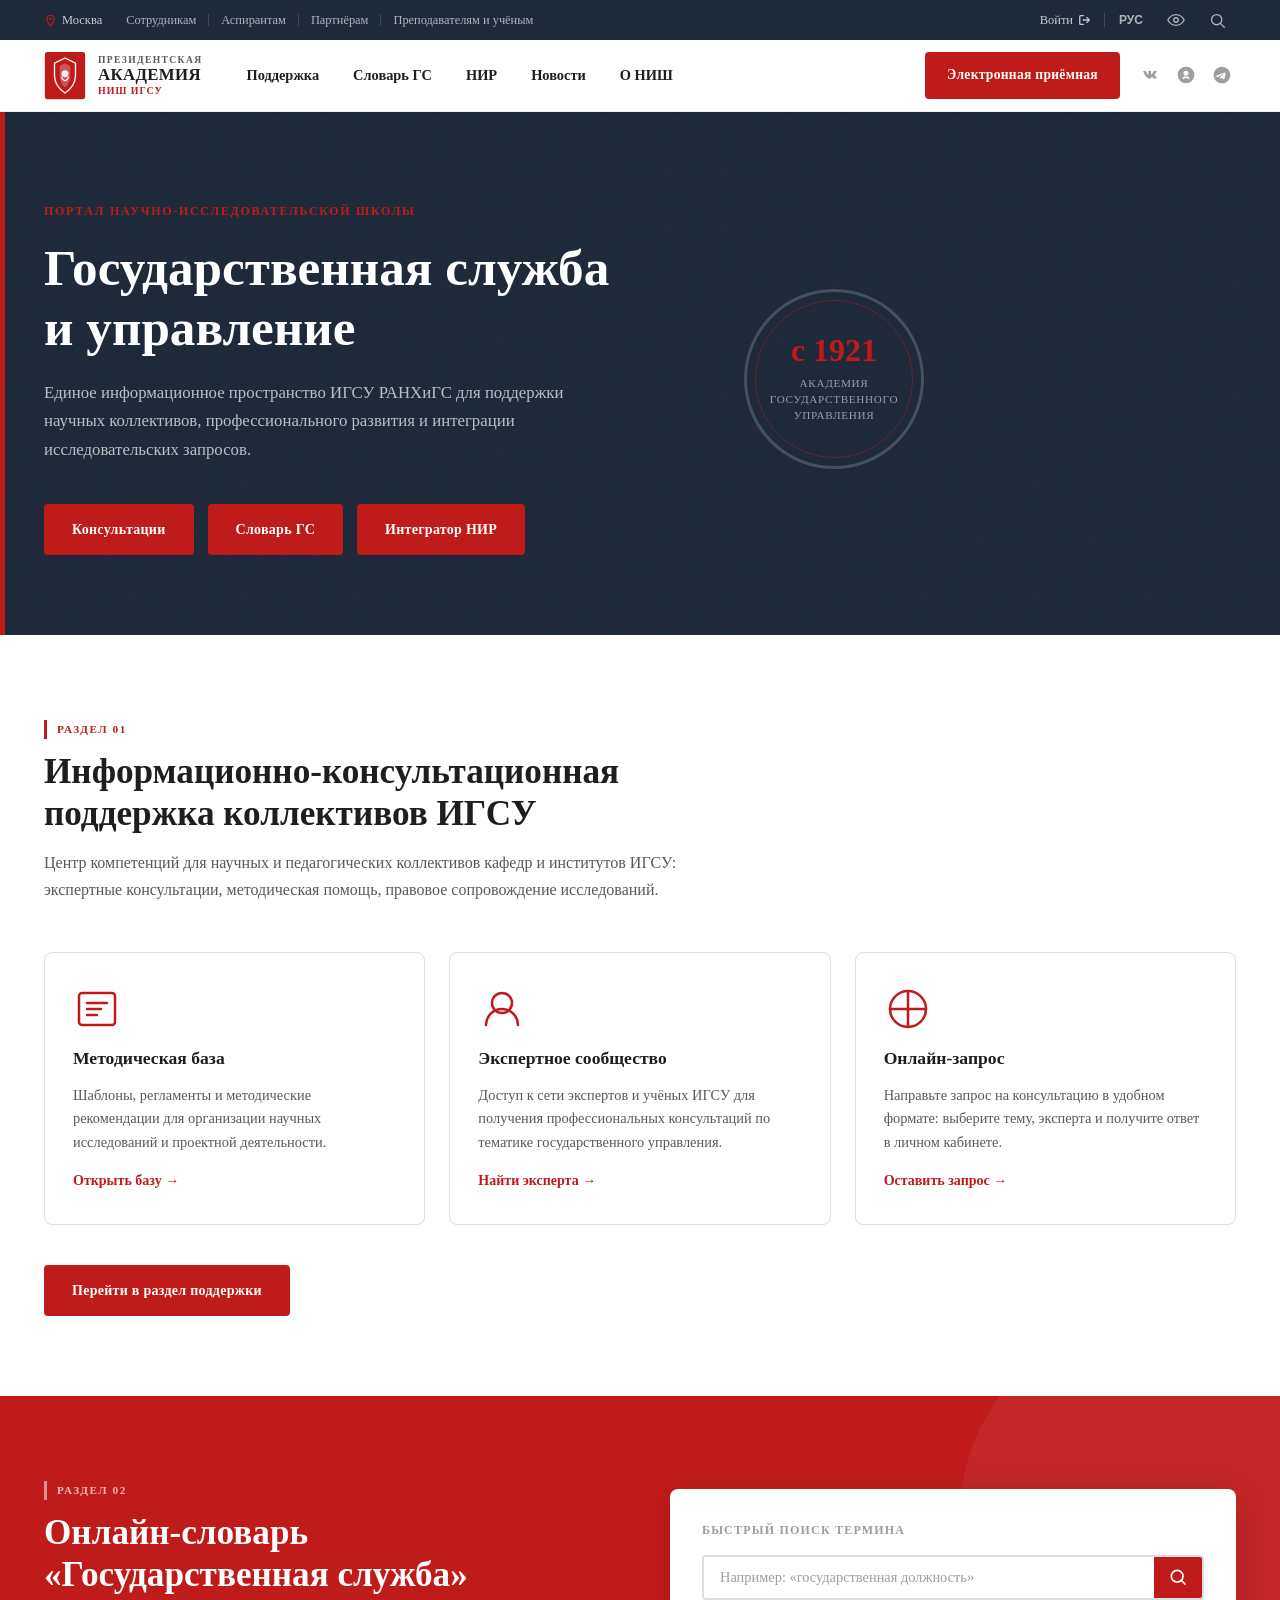
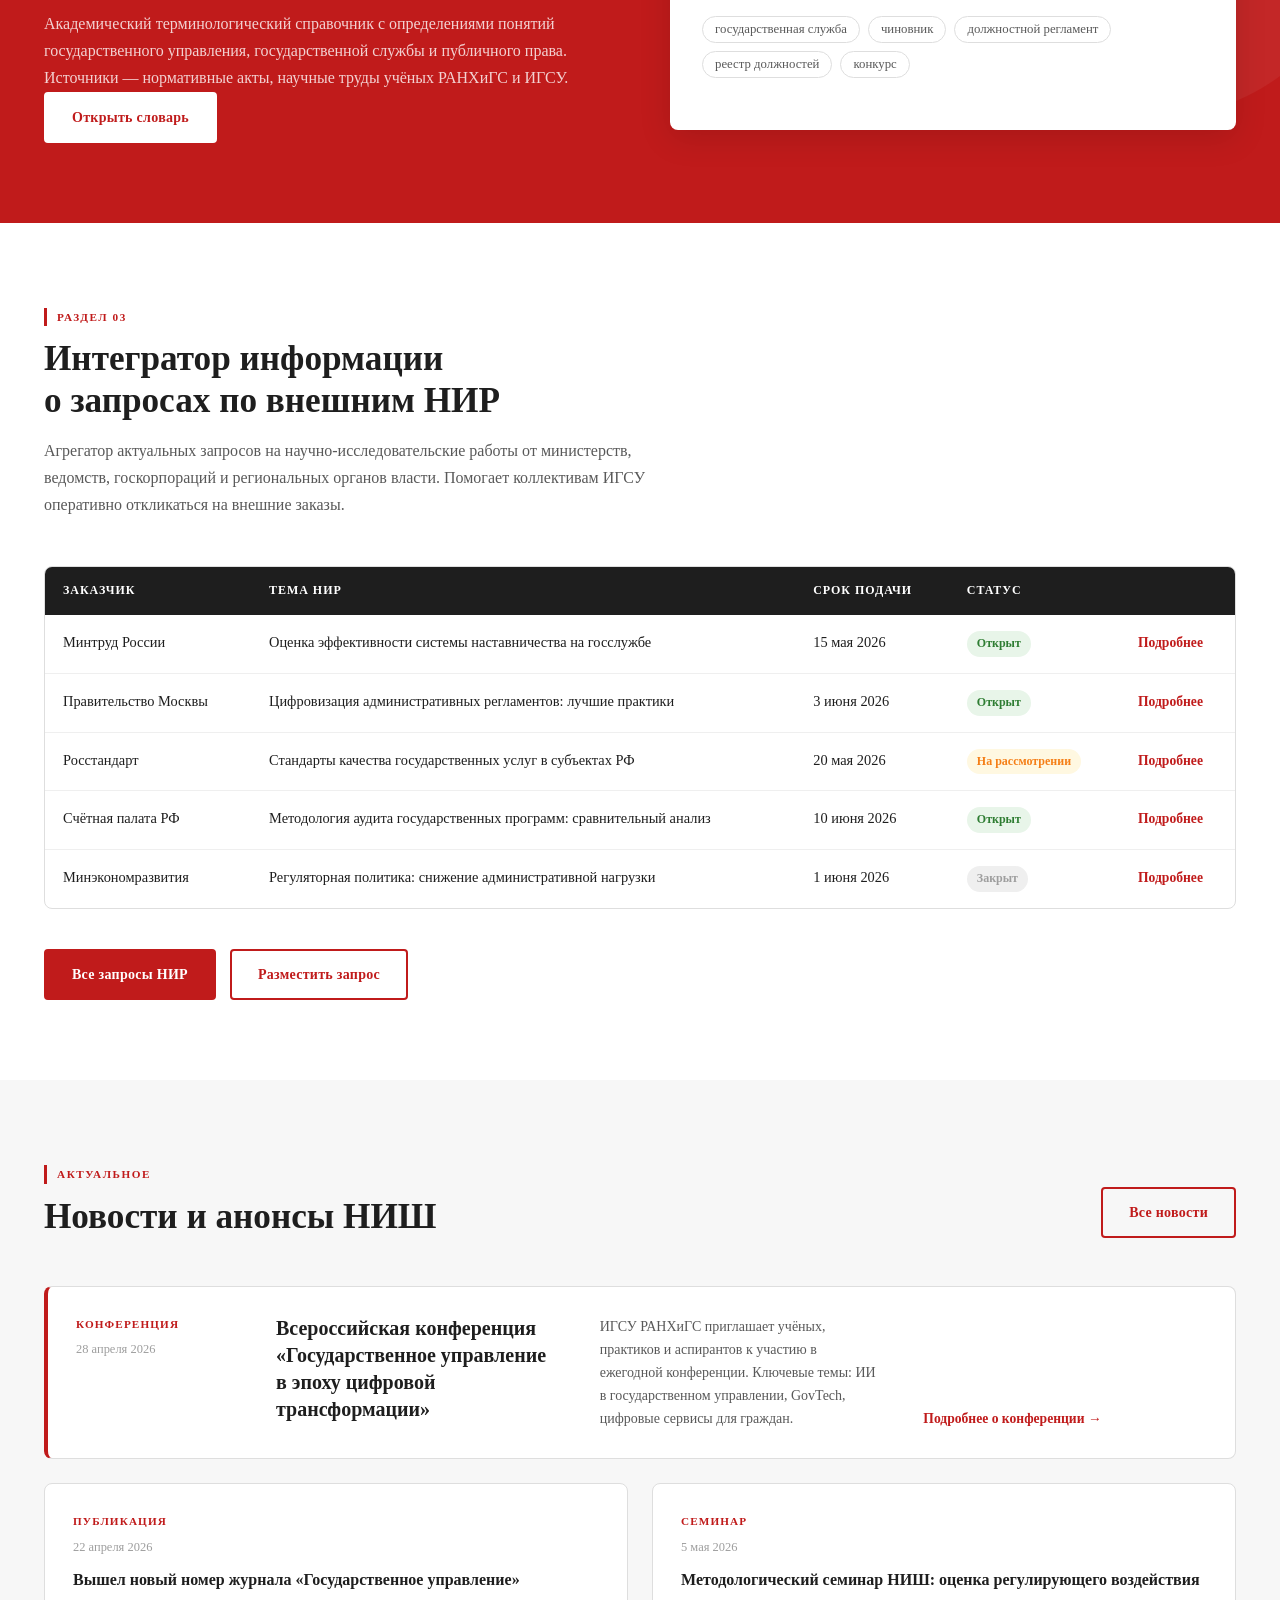
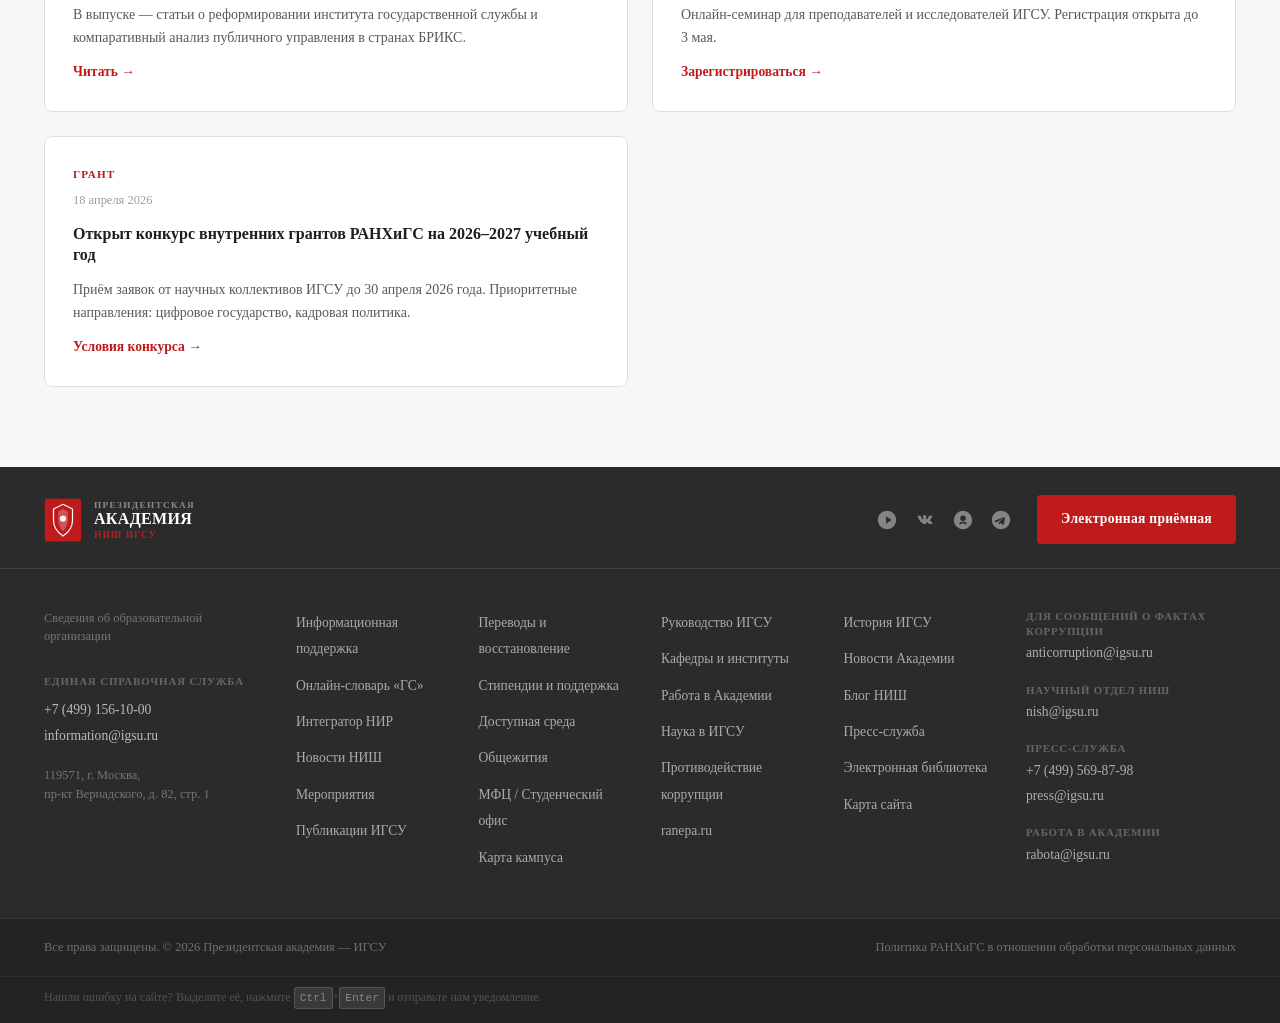
<file: index.html>
<!DOCTYPE html>
<html lang="ru">
<head>
  <meta charset="UTF-8" />
  <meta name="viewport" content="width=device-width, initial-scale=1.0" />
  <title>НИШ ИГСУ — Научно-исследовательская школа государственной службы и управления</title>
  <link rel="stylesheet" href="styles.css" />
</head>
<body>

  <!-- ===== ШАПКА ===== -->
  <header class="header" id="top">

    <!-- Верхняя тёмная панель -->
    <div class="topbar">
      <div class="container topbar__inner">

        <!-- Левая часть: геолокация + аудитории -->
        <div class="topbar__left">
          <span class="topbar__location">
            <!-- Иконка геопина -->
            <svg class="topbar__geo-icon" viewBox="0 0 16 16" fill="none" aria-hidden="true">
              <path d="M8 1.5A4.5 4.5 0 0 1 12.5 6c0 3-4.5 8.5-4.5 8.5S3.5 9 3.5 6A4.5 4.5 0 0 1 8 1.5Z" stroke="currentColor" stroke-width="1.4"/>
              <circle cx="8" cy="6" r="1.5" fill="currentColor"/>
            </svg>
            Москва
          </span>
          <nav class="topbar__audience" aria-label="Навигация по аудиториям">
            <a href="#" class="topbar__link">Сотрудникам</a>
            <a href="#" class="topbar__link">Аспирантам</a>
            <a href="#" class="topbar__link">Партнёрам</a>
            <a href="#" class="topbar__link">Преподавателям и учёным</a>
          </nav>
        </div>

        <!-- Правая часть: войти, язык, спецвозможности, поиск -->
        <div class="topbar__right">
          <a href="#" class="topbar__link topbar__login">
            Войти
            <!-- Иконка стрелки входа -->
            <svg viewBox="0 0 16 16" fill="none" aria-hidden="true" width="14" height="14">
              <path d="M6 3H3a1 1 0 0 0-1 1v8a1 1 0 0 0 1 1h3M10 11l3-3-3-3M13 8H6" stroke="currentColor" stroke-width="1.5" stroke-linecap="round" stroke-linejoin="round"/>
            </svg>
          </a>
          <button class="topbar__icon-btn" aria-label="Язык: русский">РУС</button>
          <button class="topbar__icon-btn" aria-label="Версия для слабовидящих">
            <svg viewBox="0 0 20 20" fill="none" aria-hidden="true" width="18" height="18">
              <path d="M1 10S4 4 10 4s9 6 9 6-3 6-9 6-9-6-9-6Z" stroke="currentColor" stroke-width="1.5"/>
              <circle cx="10" cy="10" r="2.5" stroke="currentColor" stroke-width="1.5"/>
            </svg>
          </button>
          <button class="topbar__icon-btn" aria-label="Поиск по сайту">
            <svg viewBox="0 0 20 20" fill="none" aria-hidden="true" width="17" height="17">
              <circle cx="9" cy="9" r="6" stroke="currentColor" stroke-width="1.5"/>
              <path d="m14 14 4 4" stroke="currentColor" stroke-width="1.5" stroke-linecap="round"/>
            </svg>
          </button>
        </div>
      </div>
    </div>

    <!-- Основная белая панель -->
    <div class="mainbar">
      <div class="container mainbar__inner">

        <!-- Логотип -->
        <a href="#top" class="mainbar__logo" aria-label="НИШ ИГСУ — на главную">
          <!-- Герб (SVG-эмблема) -->
          <div class="mainbar__emblem" aria-hidden="true">
            <svg viewBox="0 0 48 56" fill="none" xmlns="http://www.w3.org/2000/svg">
              <rect x="1" y="1" width="46" height="54" rx="3" fill="#C01B1B"/>
              <path d="M24 8 L36 14 L36 28 Q36 40 24 48 Q12 40 12 28 L12 14 Z" fill="none" stroke="white" stroke-width="1.5"/>
              <path d="M24 14 L30 17 L30 28 Q30 36 24 42 Q18 36 18 28 L18 17 Z" fill="rgba(255,255,255,0.25)"/>
              <circle cx="24" cy="26" r="4" fill="white" opacity="0.9"/>
              <path d="M20 30 Q24 38 28 30" stroke="white" stroke-width="1.3" fill="none" stroke-linecap="round"/>
            </svg>
          </div>
          <div class="mainbar__logo-text">
            <span class="mainbar__logo-top">ПРЕЗИДЕНТСКАЯ</span>
            <span class="mainbar__logo-bottom">АКАДЕМИЯ</span>
            <span class="mainbar__logo-sub">НИШ ИГСУ</span>
          </div>
        </a>

        <!-- Основная навигация (десктоп) -->
        <nav class="mainbar__nav" id="main-nav" aria-label="Главное меню">
          <ul class="mainbar__nav-list">
            <li><a href="#support" class="mainbar__nav-link">Поддержка</a></li>
            <li><a href="#dictionary" class="mainbar__nav-link">Словарь ГС</a></li>
            <li><a href="#nir" class="mainbar__nav-link">НИР</a></li>
            <li><a href="#news" class="mainbar__nav-link">Новости</a></li>
            <li><a href="#contacts" class="mainbar__nav-link">О НИШ</a></li>
          </ul>
        </nav>

        <!-- Правая часть: кнопка + соцсети -->
        <div class="mainbar__right">
          <a href="#" class="btn btn--primary mainbar__cta">Электронная приёмная</a>

          <!-- Соцсети -->
          <div class="mainbar__social" aria-label="Социальные сети">
            <!-- ВКонтакте -->
            <a href="#" class="mainbar__social-link" aria-label="ВКонтакте">
              <svg viewBox="0 0 24 24" fill="currentColor" aria-hidden="true">
                <path d="M12.785 16.241s.288-.032.436-.194c.136-.148.132-.427.132-.427s-.02-1.304.586-1.496c.598-.19 1.365 1.26 2.179 1.818.615.422 1.082.33 1.082.33l2.172-.03s1.135-.071.597-1.05c-.044-.076-.314-.67-1.617-1.895-1.365-1.282-1.182-1.074.462-3.292.999-1.345 1.398-2.168 1.273-2.518-.12-.332-.864-.244-.864-.244l-2.443.015s-.181-.025-.315.056c-.132.08-.217.267-.217.267s-.387 1.068-.903 1.977c-1.088 1.878-1.524 1.978-1.702 1.861-.414-.271-.311-1.089-.311-1.67 0-1.815.272-2.572-.531-2.762-.267-.065-.463-.108-1.146-.115-.875-.009-1.616.003-2.035.212-.279.138-.494.447-.363.464.162.022.529.101.723.372.25.348.241 1.129.241 1.129s.144 2.137-.335 2.402c-.328.18-.778-.187-1.745-1.865-.496-.875-.871-1.843-.871-1.843s-.072-.181-.202-.278c-.157-.117-.376-.154-.376-.154l-2.322.015s-.348.01-.476.164c-.114.137-.009.42-.009.42s1.818 4.371 3.878 6.574c1.888 2.02 4.032 1.887 4.032 1.887h.972Z"/>
              </svg>
            </a>
            <!-- Одноклассники -->
            <a href="#" class="mainbar__social-link" aria-label="Одноклассники">
              <svg viewBox="0 0 24 24" fill="currentColor" aria-hidden="true">
                <path d="M12 2a10 10 0 1 0 0 20A10 10 0 0 0 12 2Zm0 5a3 3 0 1 1 0 6 3 3 0 0 1 0-6Zm-4 8.5c.5-1 1.9-1.8 3-2l1 1 1-1c1.1.2 2.5 1 3 2 .3.6-.1 1.3-.8 1.3-.5 0-.8-.3-1.2-.6a5 5 0 0 0-2-.7 5 5 0 0 0-2 .7c-.4.3-.7.6-1.2.6-.7 0-1.1-.7-.8-1.3Z"/>
              </svg>
            </a>
            <!-- Telegram -->
            <a href="#" class="mainbar__social-link" aria-label="Telegram">
              <svg viewBox="0 0 24 24" fill="currentColor" aria-hidden="true">
                <path d="M12 2C6.48 2 2 6.48 2 12s4.48 10 10 10 10-4.48 10-10S17.52 2 12 2Zm4.64 6.8-1.7 8.02c-.12.56-.46.7-.93.43l-2.57-1.9-1.24 1.2c-.14.14-.25.25-.51.25l.18-2.6 4.72-4.26c.2-.18-.04-.28-.32-.1L7.5 14.47l-2.52-.79c-.55-.17-.56-.55.11-.81l9.86-3.8c.46-.17.86.11.69.73Z"/>
              </svg>
            </a>
          </div>
        </div>

        <!-- Бургер-кнопка (мобильные) -->
        <button class="burger" id="burger-btn" aria-label="Открыть меню" aria-expanded="false" aria-controls="main-nav">
          <span class="burger__line"></span>
          <span class="burger__line"></span>
          <span class="burger__line"></span>
        </button>

      </div>
    </div>

  </header>


  <!-- ===== ГЕРОЙ-БЛОК ===== -->
  <section class="hero" aria-labelledby="hero-heading">
    <div class="hero__bg-pattern" aria-hidden="true"></div>
    <div class="container hero__inner">
      <div class="hero__content">
        <p class="hero__eyebrow">Портал научно-исследовательской школы</p>
        <h1 class="hero__heading" id="hero-heading">
          Государственная служба<br>и управление
        </h1>
        <p class="hero__desc">
          Единое информационное пространство ИГСУ РАНХиГС для поддержки научных
          коллективов, профессионального развития и интеграции исследовательских запросов.
        </p>
        <!-- Три кнопки к ключевым разделам -->
        <div class="hero__actions">
          <a href="#support" class="btn btn--primary">Консультации</a>
          <a href="#dictionary" class="btn btn--primary">Словарь ГС</a>
          <a href="#nir" class="btn btn--primary">Интегратор НИР</a>
        </div>
      </div>
      <div class="hero__visual" aria-hidden="true">
        <div class="hero__badge">
          <span class="hero__badge-year">с&nbsp;1921</span>
          <span class="hero__badge-label">Академия государственного управления</span>
        </div>
      </div>
    </div>
  </section>


  <!-- ===== РАЗДЕЛ 1: ИНФОРМАЦИОННО-КОНСУЛЬТАЦИОННАЯ ПОДДЕРЖКА ===== -->
  <section class="section section--light" id="support" aria-labelledby="support-heading">
    <div class="container">
      <div class="section__header">
        <span class="section__tag">Раздел 01</span>
        <h2 class="section__heading" id="support-heading">
          Информационно-консультационная<br>поддержка коллективов ИГСУ
        </h2>
        <p class="section__lead">
          Центр компетенций для научных и педагогических коллективов кафедр и
          институтов ИГСУ: экспертные консультации, методическая помощь, правовое
          сопровождение исследований.
        </p>
      </div>

      <!-- Три карточки возможностей -->
      <div class="cards">
        <article class="card">
          <div class="card__icon" aria-hidden="true">
            <svg viewBox="0 0 48 48" fill="none" xmlns="http://www.w3.org/2000/svg">
              <rect x="6" y="8" width="36" height="32" rx="3" stroke="currentColor" stroke-width="2.5"/>
              <path d="M14 18h20M14 24h14M14 30h10" stroke="currentColor" stroke-width="2.5" stroke-linecap="round"/>
            </svg>
          </div>
          <h3 class="card__title">Методическая база</h3>
          <p class="card__text">
            Шаблоны, регламенты и методические рекомендации для организации
            научных исследований и проектной деятельности.
          </p>
          <a href="#" class="card__link">Открыть базу →</a>
        </article>

        <article class="card">
          <div class="card__icon" aria-hidden="true">
            <svg viewBox="0 0 48 48" fill="none" xmlns="http://www.w3.org/2000/svg">
              <circle cx="24" cy="18" r="10" stroke="currentColor" stroke-width="2.5"/>
              <path d="M8 40c0-8.837 7.163-16 16-16s16 7.163 16 16" stroke="currentColor" stroke-width="2.5" stroke-linecap="round"/>
            </svg>
          </div>
          <h3 class="card__title">Экспертное сообщество</h3>
          <p class="card__text">
            Доступ к сети экспертов и учёных ИГСУ для получения профессиональных
            консультаций по тематике государственного управления.
          </p>
          <a href="#" class="card__link">Найти эксперта →</a>
        </article>

        <article class="card">
          <div class="card__icon" aria-hidden="true">
            <svg viewBox="0 0 48 48" fill="none" xmlns="http://www.w3.org/2000/svg">
              <path d="M24 6v36M6 24h36" stroke="currentColor" stroke-width="2.5" stroke-linecap="round"/>
              <circle cx="24" cy="24" r="18" stroke="currentColor" stroke-width="2.5"/>
            </svg>
          </div>
          <h3 class="card__title">Онлайн-запрос</h3>
          <p class="card__text">
            Направьте запрос на консультацию в удобном формате: выберите тему,
            эксперта и получите ответ в личном кабинете.
          </p>
          <a href="#" class="card__link">Оставить запрос →</a>
        </article>
      </div>

      <div class="section__cta">
        <a href="#" class="btn btn--primary">Перейти в раздел поддержки</a>
      </div>
    </div>
  </section>


  <!-- ===== РАЗДЕЛ 2: ОНЛАЙН-СЛОВАРЬ ===== -->
  <section class="section section--red" id="dictionary" aria-labelledby="dict-heading">
    <div class="container">
      <div class="dict-layout">
        <div class="dict-layout__info">
          <span class="section__tag section__tag--light">Раздел 02</span>
          <h2 class="section__heading section__heading--white" id="dict-heading">
            Онлайн-словарь<br>«Государственная служба»
          </h2>
          <p class="section__lead section__lead--white">
            Академический терминологический справочник с определениями понятий
            государственного управления, государственной службы и публичного права.
            Источники — нормативные акты, научные труды учёных РАНХиГС и ИГСУ.
          </p>
          <a href="#" class="btn btn--white">Открыть словарь</a>
        </div>

        <!-- Виджет быстрого поиска по словарю -->
        <div class="dict-layout__widget">
          <div class="dict-widget">
            <p class="dict-widget__label">Быстрый поиск термина</p>
            <div class="dict-widget__search">
              <input
                type="search"
                class="dict-widget__input"
                id="dict-search"
                placeholder="Например: «государственная должность»"
                aria-label="Поиск термина в словаре"
              />
              <button class="dict-widget__btn" id="dict-search-btn" aria-label="Найти">
                <svg viewBox="0 0 24 24" fill="none" xmlns="http://www.w3.org/2000/svg" aria-hidden="true">
                  <circle cx="11" cy="11" r="7" stroke="currentColor" stroke-width="2"/>
                  <path d="m16.5 16.5 4 4" stroke="currentColor" stroke-width="2" stroke-linecap="round"/>
                </svg>
              </button>
            </div>

            <!-- Быстрые термины (теги) -->
            <div class="dict-widget__tags" aria-label="Популярные термины">
              <button class="dict-tag" data-term="государственная служба">государственная служба</button>
              <button class="dict-tag" data-term="чиновник">чиновник</button>
              <button class="dict-tag" data-term="должностной регламент">должностной регламент</button>
              <button class="dict-tag" data-term="реестр должностей">реестр должностей</button>
              <button class="dict-tag" data-term="конкурс на госслужбу">конкурс</button>
            </div>

            <!-- Результат поиска (заглушка) -->
            <div class="dict-widget__result" id="dict-result" aria-live="polite"></div>
          </div>
        </div>
      </div>
    </div>
  </section>


  <!-- ===== РАЗДЕЛ 3: ИНТЕГРАТОР НИР ===== -->
  <section class="section section--light" id="nir" aria-labelledby="nir-heading">
    <div class="container">
      <div class="section__header">
        <span class="section__tag">Раздел 03</span>
        <h2 class="section__heading" id="nir-heading">
          Интегратор информации<br>о запросах по внешним НИР
        </h2>
        <p class="section__lead">
          Агрегатор актуальных запросов на научно-исследовательские работы от
          министерств, ведомств, госкорпораций и региональных органов власти.
          Помогает коллективам ИГСУ оперативно откликаться на внешние заказы.
        </p>
      </div>

      <!-- Таблица/список запросов (прототип) -->
      <div class="nir-table-wrap">
        <table class="nir-table" aria-label="Актуальные запросы по НИР">
          <thead>
            <tr>
              <th scope="col">Заказчик</th>
              <th scope="col">Тема НИР</th>
              <th scope="col">Срок подачи</th>
              <th scope="col">Статус</th>
              <th scope="col"></th>
            </tr>
          </thead>
          <tbody>
            <tr>
              <td data-label="Заказчик">Минтруд России</td>
              <td data-label="Тема НИР">Оценка эффективности системы наставничества на госслужбе</td>
              <td data-label="Срок">15 мая 2026</td>
              <td data-label="Статус"><span class="status status--open">Открыт</span></td>
              <td><a href="#" class="table-link">Подробнее</a></td>
            </tr>
            <tr>
              <td data-label="Заказчик">Правительство Москвы</td>
              <td data-label="Тема НИР">Цифровизация административных регламентов: лучшие практики</td>
              <td data-label="Срок">3 июня 2026</td>
              <td data-label="Статус"><span class="status status--open">Открыт</span></td>
              <td><a href="#" class="table-link">Подробнее</a></td>
            </tr>
            <tr>
              <td data-label="Заказчик">Росстандарт</td>
              <td data-label="Тема НИР">Стандарты качества государственных услуг в субъектах РФ</td>
              <td data-label="Срок">20 мая 2026</td>
              <td data-label="Статус"><span class="status status--review">На рассмотрении</span></td>
              <td><a href="#" class="table-link">Подробнее</a></td>
            </tr>
            <tr>
              <td data-label="Заказчик">Счётная палата РФ</td>
              <td data-label="Тема НИР">Методология аудита государственных программ: сравнительный анализ</td>
              <td data-label="Срок">10 июня 2026</td>
              <td data-label="Статус"><span class="status status--open">Открыт</span></td>
              <td><a href="#" class="table-link">Подробнее</a></td>
            </tr>
            <tr>
              <td data-label="Заказчик">Минэкономразвития</td>
              <td data-label="Тема НИР">Регуляторная политика: снижение административной нагрузки</td>
              <td data-label="Срок">1 июня 2026</td>
              <td data-label="Статус"><span class="status status--closed">Закрыт</span></td>
              <td><a href="#" class="table-link">Подробнее</a></td>
            </tr>
          </tbody>
        </table>
      </div>

      <div class="section__cta">
        <a href="#" class="btn btn--primary">Все запросы НИР</a>
        <a href="#" class="btn btn--outline">Разместить запрос</a>
      </div>
    </div>
  </section>


  <!-- ===== БЛОК НОВОСТЕЙ И АНОНСОВ ===== -->
  <section class="section section--grey" id="news" aria-labelledby="news-heading">
    <div class="container">
      <div class="section__header section__header--row">
        <div>
          <span class="section__tag">Актуальное</span>
          <h2 class="section__heading" id="news-heading">Новости и анонсы НИШ</h2>
        </div>
        <a href="#" class="btn btn--outline">Все новости</a>
      </div>

      <div class="news-grid">

        <!-- Главная новость (большая карточка) -->
        <article class="news-card news-card--featured">
          <div class="news-card__meta">
            <span class="news-card__cat">Конференция</span>
            <time class="news-card__date" datetime="2026-04-28">28 апреля 2026</time>
          </div>
          <h3 class="news-card__title">
            Всероссийская конференция «Государственное управление в эпоху цифровой трансформации»
          </h3>
          <p class="news-card__excerpt">
            ИГСУ РАНХиГС приглашает учёных, практиков и аспирантов к участию в
            ежегодной конференции. Ключевые темы: ИИ в государственном управлении,
            GovTech, цифровые сервисы для граждан.
          </p>
          <a href="#" class="news-card__link">Подробнее о конференции →</a>
        </article>

        <!-- Обычные новостные карточки -->
        <article class="news-card">
          <div class="news-card__meta">
            <span class="news-card__cat">Публикация</span>
            <time class="news-card__date" datetime="2026-04-22">22 апреля 2026</time>
          </div>
          <h3 class="news-card__title">
            Вышел новый номер журнала «Государственное управление»
          </h3>
          <p class="news-card__excerpt">
            В выпуске — статьи о реформировании института государственной службы и
            компаративный анализ публичного управления в странах БРИКС.
          </p>
          <a href="#" class="news-card__link">Читать →</a>
        </article>

        <article class="news-card">
          <div class="news-card__meta">
            <span class="news-card__cat">Семинар</span>
            <time class="news-card__date" datetime="2026-05-05">5 мая 2026</time>
          </div>
          <h3 class="news-card__title">
            Методологический семинар НИШ: оценка регулирующего воздействия
          </h3>
          <p class="news-card__excerpt">
            Онлайн-семинар для преподавателей и исследователей ИГСУ. Регистрация
            открыта до 3 мая.
          </p>
          <a href="#" class="news-card__link">Зарегистрироваться →</a>
        </article>

        <article class="news-card">
          <div class="news-card__meta">
            <span class="news-card__cat">Грант</span>
            <time class="news-card__date" datetime="2026-04-18">18 апреля 2026</time>
          </div>
          <h3 class="news-card__title">
            Открыт конкурс внутренних грантов РАНХиГС на 2026–2027 учебный год
          </h3>
          <p class="news-card__excerpt">
            Приём заявок от научных коллективов ИГСУ до 30 апреля 2026 года.
            Приоритетные направления: цифровое государство, кадровая политика.
          </p>
          <a href="#" class="news-card__link">Условия конкурса →</a>
        </article>

      </div>
    </div>
  </section>


  <!-- ===== ФУТЕР ===== -->
  <footer class="footer" id="contacts">

    <!-- Верхняя строка: лого + соцсети + кнопка -->
    <div class="footer__topbar">
      <div class="container footer__topbar-inner">

        <!-- Лого -->
        <a href="#top" class="footer__logo" aria-label="НИШ ИГСУ — на главную">
          <div class="footer__emblem" aria-hidden="true">
            <svg viewBox="0 0 48 56" fill="none" xmlns="http://www.w3.org/2000/svg">
              <rect x="1" y="1" width="46" height="54" rx="3" fill="#C01B1B"/>
              <path d="M24 8 L36 14 L36 28 Q36 40 24 48 Q12 40 12 28 L12 14 Z" fill="none" stroke="white" stroke-width="1.5"/>
              <path d="M24 14 L30 17 L30 28 Q30 36 24 42 Q18 36 18 28 L18 17 Z" fill="rgba(255,255,255,0.25)"/>
              <circle cx="24" cy="26" r="4" fill="white" opacity="0.9"/>
            </svg>
          </div>
          <div class="footer__logo-text">
            <span class="footer__logo-top">ПРЕЗИДЕНТСКАЯ</span>
            <span class="footer__logo-bottom">АКАДЕМИЯ</span>
            <span class="footer__logo-nissh">НИШ ИГСУ</span>
          </div>
        </a>

        <!-- Соцсети в футере -->
        <div class="footer__social" aria-label="Социальные сети НИШ">
          <!-- Р7 / РУТУБ -->
          <a href="#" class="footer__social-link" aria-label="Rutube">
            <svg viewBox="0 0 24 24" fill="currentColor" aria-hidden="true">
              <path d="M12 2C6.48 2 2 6.48 2 12s4.48 10 10 10 10-4.48 10-10S17.52 2 12 2Zm-1 14V8l6 4-6 4Z"/>
            </svg>
          </a>
          <!-- ВКонтакте -->
          <a href="#" class="footer__social-link" aria-label="ВКонтакте">
            <svg viewBox="0 0 24 24" fill="currentColor" aria-hidden="true">
              <path d="M12.785 16.241s.288-.032.436-.194c.136-.148.132-.427.132-.427s-.02-1.304.586-1.496c.598-.19 1.365 1.26 2.179 1.818.615.422 1.082.33 1.082.33l2.172-.03s1.135-.071.597-1.05c-.044-.076-.314-.67-1.617-1.895-1.365-1.282-1.182-1.074.462-3.292.999-1.345 1.398-2.168 1.273-2.518-.12-.332-.864-.244-.864-.244l-2.443.015s-.181-.025-.315.056c-.132.08-.217.267-.217.267s-.387 1.068-.903 1.977c-1.088 1.878-1.524 1.978-1.702 1.861-.414-.271-.311-1.089-.311-1.67 0-1.815.272-2.572-.531-2.762-.267-.065-.463-.108-1.146-.115-.875-.009-1.616.003-2.035.212-.279.138-.494.447-.363.464.162.022.529.101.723.372.25.348.241 1.129.241 1.129s.144 2.137-.335 2.402c-.328.18-.778-.187-1.745-1.865-.496-.875-.871-1.843-.871-1.843s-.072-.181-.202-.278c-.157-.117-.376-.154-.376-.154l-2.322.015s-.348.01-.476.164c-.114.137-.009.42-.009.42s1.818 4.371 3.878 6.574c1.888 2.02 4.032 1.887 4.032 1.887h.972Z"/>
            </svg>
          </a>
          <!-- Одноклассники -->
          <a href="#" class="footer__social-link" aria-label="Одноклассники">
            <svg viewBox="0 0 24 24" fill="currentColor" aria-hidden="true">
              <path d="M12 2a10 10 0 1 0 0 20A10 10 0 0 0 12 2Zm0 5a3 3 0 1 1 0 6 3 3 0 0 1 0-6Zm-4 8.5c.5-1 1.9-1.8 3-2l1 1 1-1c1.1.2 2.5 1 3 2 .3.6-.1 1.3-.8 1.3-.5 0-.8-.3-1.2-.6a5 5 0 0 0-2-.7 5 5 0 0 0-2 .7c-.4.3-.7.6-1.2.6-.7 0-1.1-.7-.8-1.3Z"/>
            </svg>
          </a>
          <!-- Telegram -->
          <a href="#" class="footer__social-link" aria-label="Telegram">
            <svg viewBox="0 0 24 24" fill="currentColor" aria-hidden="true">
              <path d="M12 2C6.48 2 2 6.48 2 12s4.48 10 10 10 10-4.48 10-10S17.52 2 12 2Zm4.64 6.8-1.7 8.02c-.12.56-.46.7-.93.43l-2.57-1.9-1.24 1.2c-.14.14-.25.25-.51.25l.18-2.6 4.72-4.26c.2-.18-.04-.28-.32-.1L7.5 14.47l-2.52-.79c-.55-.17-.56-.55.11-.81l9.86-3.8c.46-.17.86.11.69.73Z"/>
            </svg>
          </a>
        </div>

        <!-- CTA-кнопка -->
        <a href="#" class="btn btn--primary footer__cta">Электронная приёмная</a>
      </div>
    </div>

    <!-- Разделитель -->
    <div class="footer__divider"></div>

    <!-- Основная сетка ссылок -->
    <div class="container footer__grid-wrap">
      <div class="footer__grid">

        <!-- Колонка 1: Контактная информация -->
        <div class="footer__col footer__col--info">
          <p class="footer__info-label">Сведения об образовательной организации</p>
          <div class="footer__contacts">
            <p class="footer__contact-group-label">Единая справочная служба</p>
            <a href="tel:+74991561000" class="footer__contact-val">+7 (499) 156-10-00</a>
            <a href="mailto:information@igsu.ru" class="footer__contact-val">information@igsu.ru</a>
            <p class="footer__address">
              119571, г. Москва,<br>
              пр-кт Вернадского, д. 82, стр. 1
            </p>
          </div>
        </div>

        <!-- Колонка 2: Разделы портала -->
        <div class="footer__col">
          <ul class="footer__nav-list">
            <li><a href="#support" class="footer__nav-link">Информационная поддержка</a></li>
            <li><a href="#dictionary" class="footer__nav-link">Онлайн-словарь «ГС»</a></li>
            <li><a href="#nir" class="footer__nav-link">Интегратор НИР</a></li>
            <li><a href="#news" class="footer__nav-link">Новости НИШ</a></li>
            <li><a href="#" class="footer__nav-link">Мероприятия</a></li>
            <li><a href="#" class="footer__nav-link">Публикации ИГСУ</a></li>
          </ul>
        </div>

        <!-- Колонка 3: Образование -->
        <div class="footer__col">
          <ul class="footer__nav-list">
            <li><a href="#" class="footer__nav-link">Переводы и восстановление</a></li>
            <li><a href="#" class="footer__nav-link">Стипендии и поддержка</a></li>
            <li><a href="#" class="footer__nav-link">Доступная среда</a></li>
            <li><a href="#" class="footer__nav-link">Общежития</a></li>
            <li><a href="#" class="footer__nav-link">МФЦ / Студенческий офис</a></li>
            <li><a href="#" class="footer__nav-link">Карта кампуса</a></li>
          </ul>
        </div>

        <!-- Колонка 4: Академия -->
        <div class="footer__col">
          <ul class="footer__nav-list">
            <li><a href="#" class="footer__nav-link">Руководство ИГСУ</a></li>
            <li><a href="#" class="footer__nav-link">Кафедры и институты</a></li>
            <li><a href="#" class="footer__nav-link">Работа в Академии</a></li>
            <li><a href="#" class="footer__nav-link">Наука в ИГСУ</a></li>
            <li><a href="#" class="footer__nav-link">Противодействие коррупции</a></li>
            <li><a href="https://ranepa.ru" target="_blank" rel="noopener" class="footer__nav-link">ranepa.ru</a></li>
          </ul>
        </div>

        <!-- Колонка 5: Медиа -->
        <div class="footer__col">
          <ul class="footer__nav-list">
            <li><a href="#" class="footer__nav-link">История ИГСУ</a></li>
            <li><a href="#news" class="footer__nav-link">Новости Академии</a></li>
            <li><a href="#" class="footer__nav-link">Блог НИШ</a></li>
            <li><a href="#" class="footer__nav-link">Пресс-служба</a></li>
            <li><a href="#" class="footer__nav-link">Электронная библиотека</a></li>
            <li><a href="#" class="footer__nav-link">Карта сайта</a></li>
          </ul>
        </div>

        <!-- Колонка 6: Контакты по направлениям -->
        <div class="footer__col footer__col--contacts">
          <div class="footer__dept">
            <p class="footer__dept-label">Для сообщений о фактах коррупции</p>
            <a href="mailto:anticorruption@igsu.ru" class="footer__dept-email">anticorruption@igsu.ru</a>
          </div>
          <div class="footer__dept">
            <p class="footer__dept-label">Научный отдел НИШ</p>
            <a href="mailto:nish@igsu.ru" class="footer__dept-email">nish@igsu.ru</a>
          </div>
          <div class="footer__dept">
            <p class="footer__dept-label">Пресс-служба</p>
            <a href="tel:+74995698798" class="footer__dept-email">+7 (499) 569-87-98</a>
            <a href="mailto:press@igsu.ru" class="footer__dept-email">press@igsu.ru</a>
          </div>
          <div class="footer__dept">
            <p class="footer__dept-label">Работа в Академии</p>
            <a href="mailto:rabota@igsu.ru" class="footer__dept-email">rabota@igsu.ru</a>
          </div>
        </div>

      </div>
    </div>

    <!-- Нижняя строка -->
    <div class="footer__bottom">
      <div class="container footer__bottom-inner">
        <p class="footer__copy">Все права защищены. © 2026 Президентская академия — ИГСУ</p>
        <a href="#" class="footer__policy">Политика РАНХиГС в отношении обработки персональных данных</a>
      </div>
    </div>

    <!-- Строка об ошибках -->
    <div class="footer__error-bar">
      <div class="container">
        <p class="footer__error-text">
          Нашли ошибку на сайте? Выделите её, нажмите
          <kbd>Ctrl</kbd>+<kbd>Enter</kbd> и отправьте нам уведомление.
        </p>
      </div>
    </div>

  </footer>

  <script src="script.js"></script>
</body>
</html>
</file>
<file: styles.css>
/* ============================================================
   ПОРТАЛ НИШ ИГСУ РАНХиГС — styles.css
   Стиль: ranepa.ru (двухуровневый хедер, тёмный многоколоночный футер)
   ============================================================ */

/* ── CSS-переменные ─────────────────────────────────────── */
:root {
  --red:         #C01B1B;
  --red-dark:    #9E1515;
  --red-light:   #F8E8E8;
  --white:       #FFFFFF;
  --navy:        #1E2A3A;   /* тёмно-синий топбар (как на ranepa.ru) */
  --dark:        #2B2B2B;   /* тёмно-серый футер */
  --dark-alt:    #232323;   /* чуть темнее для нижних строк */
  --grey-50:     #F7F7F7;
  --grey-100:    #EFEFEF;
  --grey-200:    #DEDEDE;
  --grey-400:    #9E9E9E;
  --grey-600:    #595959;
  --grey-800:    #1E1E1E;

  --font-sans:   'Georgia', 'Times New Roman', serif;

  --radius-sm:   4px;
  --radius-md:   8px;

  --shadow-sm:   0 1px 3px rgba(0,0,0,.08);
  --shadow-md:   0 4px 16px rgba(0,0,0,.10);
  --shadow-lg:   0 8px 32px rgba(0,0,0,.13);

  --topbar-h:    40px;
  --mainbar-h:   72px;
  --header-h:    112px;
  --transition:  0.22s ease;
}

/* ── Сброс ──────────────────────────────────────────────── */
*, *::before, *::after { box-sizing: border-box; margin: 0; padding: 0; }
html { scroll-behavior: smooth; font-size: 16px; }
body {
  font-family: var(--font-sans);
  color: var(--grey-800);
  background: var(--white);
  line-height: 1.65;
  -webkit-font-smoothing: antialiased;
}
a { color: inherit; text-decoration: none; }
img, svg { display: block; max-width: 100%; }
ul { list-style: none; }

/* ── Контейнер ──────────────────────────────────────────── */
.container {
  width: 100%;
  max-width: 1240px;
  margin: 0 auto;
  padding: 0 24px;
}

/* ── Кнопки ─────────────────────────────────────────────── */
.btn {
  display: inline-flex;
  align-items: center;
  justify-content: center;
  gap: 8px;
  padding: 12px 26px;
  border-radius: var(--radius-sm);
  font-family: var(--font-sans);
  font-size: 0.875rem;
  font-weight: 700;
  cursor: pointer;
  border: 2px solid transparent;
  transition: background var(--transition), color var(--transition),
              border-color var(--transition), box-shadow var(--transition);
  letter-spacing: 0.02em;
  white-space: nowrap;
}
.btn--primary {
  background: var(--red);
  color: var(--white);
  border-color: var(--red);
}
.btn--primary:hover, .btn--primary:focus-visible {
  background: var(--red-dark);
  border-color: var(--red-dark);
  box-shadow: 0 4px 14px rgba(192,27,27,.32);
}
.btn--outline {
  background: transparent;
  color: var(--red);
  border-color: var(--red);
}
.btn--outline:hover, .btn--outline:focus-visible { background: var(--red-light); }
.btn--white {
  background: var(--white);
  color: var(--red);
  border-color: var(--white);
}
.btn--white:hover { background: var(--red-light); }

:focus-visible { outline: 3px solid var(--red); outline-offset: 3px; }

/* ============================================================
   ШАПКА — двухуровневая как на ranepa.ru
   ============================================================ */

.header {
  position: sticky;
  top: 0;
  z-index: 200;
  box-shadow: var(--shadow-sm);
}

/* ── ТОПБАР (верхняя тёмно-синяя полоса) ────────────────── */
.topbar {
  background: var(--navy);
  height: var(--topbar-h);
}

.topbar__inner {
  display: flex;
  align-items: center;
  justify-content: space-between;
  height: 100%;
  gap: 20px;
}

.topbar__left {
  display: flex;
  align-items: center;
  gap: 24px;
}

.topbar__location {
  display: flex;
  align-items: center;
  gap: 5px;
  font-size: 0.78rem;
  color: rgba(255,255,255,.75);
  flex-shrink: 0;
}

.topbar__geo-icon {
  width: 13px;
  height: 13px;
  flex-shrink: 0;
  color: var(--red);
}

.topbar__audience {
  display: flex;
  align-items: center;
}

.topbar__link {
  font-size: 0.775rem;
  color: rgba(255,255,255,.65);
  padding: 0 12px;
  border-right: 1px solid rgba(255,255,255,.15);
  line-height: 1;
  transition: color var(--transition);
  white-space: nowrap;
}
.topbar__link:first-child { padding-left: 0; }
.topbar__link:last-child  { border-right: none; }
.topbar__link:hover { color: var(--white); }

.topbar__right {
  display: flex;
  align-items: center;
  gap: 4px;
}

.topbar__login {
  display: flex;
  align-items: center;
  gap: 5px;
  font-size: 0.78rem;
  color: rgba(255,255,255,.75);
  padding: 0 12px;
  border-right: 1px solid rgba(255,255,255,.15);
  transition: color var(--transition);
}
.topbar__login:hover { color: var(--white); }

.topbar__icon-btn {
  background: none;
  border: none;
  cursor: pointer;
  color: rgba(255,255,255,.65);
  font-size: 0.75rem;
  font-weight: 600;
  padding: 4px 10px;
  border-radius: var(--radius-sm);
  transition: color var(--transition), background var(--transition);
  display: flex;
  align-items: center;
}
.topbar__icon-btn:hover { color: var(--white); background: rgba(255,255,255,.08); }

/* ── ОСНОВНАЯ БЕЛАЯ ПАНЕЛЬ ───────────────────────────────── */
.mainbar {
  background: var(--white);
  border-bottom: 1px solid var(--grey-100);
  height: var(--mainbar-h);
}

.mainbar__inner {
  display: flex;
  align-items: center;
  gap: 28px;
  height: 100%;
}

/* Логотип */
.mainbar__logo {
  display: flex;
  align-items: center;
  gap: 12px;
  flex-shrink: 0;
  text-decoration: none;
}

.mainbar__emblem {
  width: 42px;
  height: 49px;
  flex-shrink: 0;
}

.mainbar__logo-text {
  display: flex;
  flex-direction: column;
  line-height: 1.15;
}

.mainbar__logo-top {
  font-size: 0.6rem;
  font-weight: 700;
  letter-spacing: 0.14em;
  color: var(--grey-600);
  text-transform: uppercase;
}

.mainbar__logo-bottom {
  font-size: 1.05rem;
  font-weight: 900;
  color: var(--grey-800);
  letter-spacing: 0.02em;
  text-transform: uppercase;
}

.mainbar__logo-sub {
  font-size: 0.62rem;
  letter-spacing: 0.1em;
  color: var(--red);
  text-transform: uppercase;
  font-weight: 700;
  margin-top: 1px;
}

/* Навигация */
.mainbar__nav { flex: 1; }

.mainbar__nav-list {
  display: flex;
  align-items: center;
  gap: 2px;
}

.mainbar__nav-link {
  display: block;
  padding: 8px 16px;
  font-size: 0.9rem;
  font-weight: 600;
  color: var(--grey-800);
  border-radius: var(--radius-sm);
  transition: color var(--transition), background var(--transition);
  white-space: nowrap;
}
.mainbar__nav-link:hover,
.mainbar__nav-link:focus-visible,
.mainbar__nav-link--active { color: var(--red); }

/* Правая часть */
.mainbar__right {
  display: flex;
  align-items: center;
  gap: 16px;
  flex-shrink: 0;
}

.mainbar__cta {
  padding: 10px 20px;
  font-size: 0.85rem;
}

/* Соцсети */
.mainbar__social {
  display: flex;
  align-items: center;
  gap: 8px;
}

.mainbar__social-link {
  display: flex;
  align-items: center;
  justify-content: center;
  width: 28px;
  height: 28px;
  color: var(--grey-400);
  transition: color var(--transition);
}
.mainbar__social-link svg { width: 20px; height: 20px; }
.mainbar__social-link:hover { color: var(--grey-800); }

/* ── Бургер ──────────────────────────────────────────────── */
.burger {
  display: none;
  flex-direction: column;
  justify-content: center;
  gap: 5px;
  width: 40px;
  height: 40px;
  padding: 8px;
  background: none;
  border: none;
  cursor: pointer;
  flex-shrink: 0;
  margin-left: auto;
}

.burger__line {
  display: block;
  height: 2px;
  background: var(--grey-800);
  border-radius: 2px;
  transition: transform var(--transition), opacity var(--transition);
}

.burger.is-open .burger__line:nth-child(1) { transform: translateY(7px) rotate(45deg); }
.burger.is-open .burger__line:nth-child(2) { opacity: 0; }
.burger.is-open .burger__line:nth-child(3) { transform: translateY(-7px) rotate(-45deg); }

/* ============================================================
   ГЕРОЙ-БЛОК
   ============================================================ */
.hero {
  position: relative;
  background: var(--navy);
  overflow: hidden;
  padding: 90px 0 80px;
}

.hero__bg-pattern {
  position: absolute;
  inset: 0;
  background-image:
    repeating-linear-gradient(45deg,
      rgba(192,27,27,.05) 0px, rgba(192,27,27,.05) 1px,
      transparent 1px, transparent 40px),
    repeating-linear-gradient(-45deg,
      rgba(192,27,27,.05) 0px, rgba(192,27,27,.05) 1px,
      transparent 1px, transparent 40px);
  pointer-events: none;
}

.hero::before {
  content: '';
  position: absolute;
  left: 0; top: 0; bottom: 0;
  width: 5px;
  background: var(--red);
}

.hero__inner {
  position: relative;
  display: flex;
  align-items: center;
  gap: 60px;
}

.hero__content { flex: 1; max-width: 640px; }

.hero__eyebrow {
  font-size: 0.75rem;
  font-weight: 700;
  letter-spacing: 0.14em;
  text-transform: uppercase;
  color: var(--red);
  margin-bottom: 16px;
}

.hero__heading {
  font-size: clamp(2rem, 4vw, 3.2rem);
  font-weight: 700;
  line-height: 1.18;
  color: var(--white);
  margin-bottom: 20px;
}

.hero__desc {
  font-size: 1.05rem;
  color: rgba(255,255,255,.70);
  max-width: 560px;
  margin-bottom: 40px;
  line-height: 1.7;
}

.hero__actions { display: flex; flex-wrap: wrap; gap: 14px; }

.hero__visual { flex-shrink: 0; }

.hero__badge {
  width: 180px; height: 180px;
  border: 3px solid rgba(255,255,255,.18);
  border-radius: 50%;
  display: flex;
  flex-direction: column;
  align-items: center;
  justify-content: center;
  text-align: center;
  padding: 20px;
  position: relative;
}
.hero__badge::before {
  content: '';
  position: absolute;
  inset: 8px;
  border: 1px solid rgba(192,27,27,.45);
  border-radius: 50%;
}
.hero__badge-year { font-size: 2rem; font-weight: 700; color: var(--red); line-height: 1; margin-bottom: 10px; }
.hero__badge-label { font-size: 0.7rem; color: rgba(255,255,255,.55); letter-spacing: 0.06em; text-transform: uppercase; line-height: 1.4; }

/* ============================================================
   СЕКЦИИ (общие стили)
   ============================================================ */
.section { padding: 80px 0; }
.section--light { background: var(--white); }
.section--grey  { background: var(--grey-50); }

.section--red {
  background: var(--red);
  position: relative;
  overflow: hidden;
}
.section--red::after {
  content: '';
  position: absolute;
  right: -80px; top: -80px;
  width: 400px; height: 400px;
  border-radius: 50%;
  background: rgba(255,255,255,.05);
  pointer-events: none;
}

.section__header { margin-bottom: 48px; }
.section__header--row {
  display: flex;
  align-items: flex-end;
  justify-content: space-between;
  flex-wrap: wrap;
  gap: 20px;
}

.section__tag {
  display: inline-block;
  font-size: 0.7rem;
  font-weight: 700;
  letter-spacing: 0.14em;
  text-transform: uppercase;
  color: var(--red);
  border-left: 3px solid var(--red);
  padding-left: 10px;
  margin-bottom: 12px;
}
.section__tag--light { color: rgba(255,255,255,.7); border-color: rgba(255,255,255,.5); }

.section__heading {
  font-size: clamp(1.5rem, 3vw, 2.2rem);
  font-weight: 700;
  line-height: 1.2;
  color: var(--grey-800);
}
.section__heading--white { color: var(--white); }

.section__lead {
  font-size: 1rem;
  color: var(--grey-600);
  max-width: 640px;
  margin-top: 14px;
  line-height: 1.7;
}
.section__lead--white { color: rgba(255,255,255,.8); }

.section__cta { display: flex; flex-wrap: wrap; gap: 14px; margin-top: 40px; }

/* ============================================================
   КАРТОЧКИ — Раздел 1
   ============================================================ */
.cards {
  display: grid;
  grid-template-columns: repeat(3, 1fr);
  gap: 24px;
}

.card {
  background: var(--white);
  border: 1px solid var(--grey-200);
  border-radius: var(--radius-md);
  padding: 32px 28px;
  display: flex;
  flex-direction: column;
  gap: 14px;
  transition: box-shadow var(--transition), transform var(--transition);
}
.card:hover { box-shadow: var(--shadow-md); transform: translateY(-3px); }

.card__icon { width: 48px; height: 48px; color: var(--red); flex-shrink: 0; }
.card__title { font-size: 1.1rem; font-weight: 700; color: var(--grey-800); line-height: 1.3; }
.card__text  { font-size: 0.9rem; color: var(--grey-600); line-height: 1.65; flex: 1; }
.card__link  { font-size: 0.875rem; font-weight: 700; color: var(--red); margin-top: auto; transition: color var(--transition); }
.card__link:hover { color: var(--red-dark); }

/* ============================================================
   СЛОВАРЬ — Раздел 2
   ============================================================ */
.dict-layout {
  display: grid;
  grid-template-columns: 1fr 1fr;
  gap: 60px;
  align-items: center;
  position: relative;
  z-index: 1;
}

.dict-widget {
  background: var(--white);
  border-radius: var(--radius-md);
  padding: 32px;
  box-shadow: var(--shadow-lg);
}

.dict-widget__label {
  font-size: 0.75rem;
  font-weight: 700;
  letter-spacing: 0.1em;
  text-transform: uppercase;
  color: var(--grey-400);
  margin-bottom: 14px;
}

.dict-widget__search {
  display: flex;
  border: 2px solid var(--grey-200);
  border-radius: var(--radius-sm);
  overflow: hidden;
  transition: border-color var(--transition);
}
.dict-widget__search:focus-within { border-color: var(--red); }

.dict-widget__input {
  flex: 1;
  border: none;
  outline: none;
  padding: 12px 16px;
  font-family: var(--font-sans);
  font-size: 0.9rem;
  color: var(--grey-800);
  background: transparent;
}
.dict-widget__input::placeholder { color: var(--grey-400); }

.dict-widget__btn {
  width: 48px;
  border: none;
  background: var(--red);
  color: var(--white);
  cursor: pointer;
  display: flex;
  align-items: center;
  justify-content: center;
  flex-shrink: 0;
  transition: background var(--transition);
}
.dict-widget__btn:hover { background: var(--red-dark); }
.dict-widget__btn svg { width: 20px; height: 20px; }

.dict-widget__tags { display: flex; flex-wrap: wrap; gap: 8px; margin-top: 16px; }

.dict-tag {
  display: inline-block;
  padding: 5px 12px;
  border: 1px solid var(--grey-200);
  border-radius: 20px;
  font-family: var(--font-sans);
  font-size: 0.8rem;
  color: var(--grey-600);
  background: var(--white);
  cursor: pointer;
  transition: border-color var(--transition), color var(--transition), background var(--transition);
}
.dict-tag:hover, .dict-tag:focus-visible { border-color: var(--red); color: var(--red); background: var(--red-light); }

.dict-widget__result { margin-top: 20px; }

.dict-result-entry {
  padding: 16px;
  background: var(--grey-50);
  border-left: 3px solid var(--red);
  border-radius: 0 var(--radius-sm) var(--radius-sm) 0;
}
.dict-result-entry__term  { font-size: 1rem; font-weight: 700; color: var(--grey-800); margin-bottom: 6px; }
.dict-result-entry__def   { font-size: 0.875rem; color: var(--grey-600); line-height: 1.6; }
.dict-result-entry__source{ font-size: 0.75rem; color: var(--grey-400); margin-top: 8px; font-style: italic; }
.dict-not-found { font-size: 0.875rem; color: var(--grey-400); padding: 12px 0; font-style: italic; }

/* ============================================================
   ТАБЛИЦА НИР — Раздел 3
   ============================================================ */
.nir-table-wrap {
  overflow-x: auto;
  border-radius: var(--radius-md);
  border: 1px solid var(--grey-200);
}

.nir-table { width: 100%; border-collapse: collapse; font-size: 0.9rem; }

.nir-table thead { background: var(--grey-800); color: var(--white); }
.nir-table th {
  padding: 14px 18px;
  text-align: left;
  font-size: 0.75rem;
  font-weight: 700;
  letter-spacing: 0.08em;
  text-transform: uppercase;
}

.nir-table tbody tr { border-bottom: 1px solid var(--grey-100); transition: background var(--transition); }
.nir-table tbody tr:last-child { border-bottom: none; }
.nir-table tbody tr:hover { background: var(--grey-50); }
.nir-table td { padding: 16px 18px; color: var(--grey-800); vertical-align: top; }

.status { display: inline-block; padding: 3px 10px; border-radius: 20px; font-size: 0.75rem; font-weight: 700; white-space: nowrap; }
.status--open   { background: #E8F5E9; color: #2E7D32; }
.status--review { background: #FFF8E1; color: #F57F17; }
.status--closed { background: var(--grey-100); color: var(--grey-400); }

.table-link { color: var(--red); font-weight: 700; font-size: 0.85rem; white-space: nowrap; transition: color var(--transition); }
.table-link:hover { color: var(--red-dark); }

/* ============================================================
   НОВОСТИ
   ============================================================ */
.news-grid { display: grid; grid-template-columns: 1fr 1fr; gap: 24px; }

.news-card {
  background: var(--white);
  border: 1px solid var(--grey-200);
  border-radius: var(--radius-md);
  padding: 28px;
  display: flex;
  flex-direction: column;
  gap: 12px;
  transition: box-shadow var(--transition), transform var(--transition);
}
.news-card:hover { box-shadow: var(--shadow-md); transform: translateY(-2px); }

.news-card--featured {
  grid-column: 1 / -1;
  border-left: 4px solid var(--red);
  flex-direction: row;
  align-items: flex-start;
  gap: 40px;
}
.news-card--featured .news-card__title { font-size: 1.25rem; }
.news-card--featured > * { flex: 1; }
.news-card--featured .news-card__meta { flex: none; min-width: 160px; }

.news-card__meta { display: flex; flex-direction: column; gap: 6px; }
.news-card__cat  { font-size: 0.7rem; font-weight: 700; letter-spacing: 0.1em; text-transform: uppercase; color: var(--red); }
.news-card__date { font-size: 0.78rem; color: var(--grey-400); }
.news-card__title{ font-size: 1rem; font-weight: 700; line-height: 1.35; color: var(--grey-800); }
.news-card__excerpt { font-size: 0.875rem; color: var(--grey-600); line-height: 1.65; flex: 1; }
.news-card__link { font-size: 0.85rem; font-weight: 700; color: var(--red); margin-top: auto; transition: color var(--transition); }
.news-card__link:hover { color: var(--red-dark); }

/* ============================================================
   ФУТЕР — стиль ranepa.ru
   ============================================================ */
.footer {
  background: var(--dark);
  color: var(--white);
}

/* ── Верхняя строка: лого + соцсети + CTA ────────────────── */
.footer__topbar { padding: 28px 0 24px; }

.footer__topbar-inner {
  display: flex;
  align-items: center;
  gap: 20px;
}

.footer__logo {
  display: flex;
  align-items: center;
  gap: 12px;
  text-decoration: none;
  flex-shrink: 0;
}

.footer__emblem { width: 38px; height: 44px; flex-shrink: 0; }

.footer__logo-text {
  display: flex;
  flex-direction: column;
  line-height: 1.15;
}

.footer__logo-top {
  font-size: 0.58rem;
  font-weight: 700;
  letter-spacing: 0.14em;
  color: rgba(255,255,255,.45);
  text-transform: uppercase;
}

.footer__logo-bottom {
  font-size: 1rem;
  font-weight: 900;
  color: var(--white);
  letter-spacing: 0.02em;
  text-transform: uppercase;
}

.footer__logo-nissh {
  font-size: 0.6rem;
  letter-spacing: 0.1em;
  color: var(--red);
  text-transform: uppercase;
  font-weight: 700;
}

/* Соцсети */
.footer__social {
  display: flex;
  align-items: center;
  gap: 6px;
  margin-left: auto;
}

.footer__social-link {
  display: flex;
  align-items: center;
  justify-content: center;
  width: 32px;
  height: 32px;
  color: rgba(255,255,255,.42);
  transition: color var(--transition);
}
.footer__social-link svg { width: 22px; height: 22px; }
.footer__social-link:hover { color: var(--white); }

/* CTA-кнопка */
.footer__cta { padding: 11px 22px; font-size: 0.85rem; flex-shrink: 0; }

/* ── Разделитель ─────────────────────────────────────────── */
.footer__divider {
  height: 1px;
  background: rgba(255,255,255,.1);
}

/* ── Основная сетка ссылок ───────────────────────────────── */
.footer__grid-wrap {
  padding-top: 40px;
  padding-bottom: 48px;
}

.footer__grid {
  display: grid;
  grid-template-columns: 220px repeat(4, 1fr) 210px;
  gap: 32px;
  align-items: start;
}

/* Колонка с контактной информацией */
.footer__info-label {
  font-size: 0.78rem;
  color: rgba(255,255,255,.35);
  line-height: 1.45;
  margin-bottom: 18px;
}

.footer__contacts { display: flex; flex-direction: column; gap: 4px; }

.footer__contact-group-label {
  font-size: 0.68rem;
  font-weight: 700;
  letter-spacing: 0.08em;
  text-transform: uppercase;
  color: rgba(255,255,255,.28);
  margin-bottom: 4px;
  margin-top: 10px;
}

.footer__contact-val {
  font-size: 0.85rem;
  color: rgba(255,255,255,.68);
  transition: color var(--transition);
  display: block;
}
.footer__contact-val:hover { color: var(--white); }

.footer__address {
  font-size: 0.78rem;
  color: rgba(255,255,255,.35);
  line-height: 1.55;
  margin-top: 14px;
}

/* Навигационные колонки */
.footer__nav-list { display: flex; flex-direction: column; gap: 10px; }

.footer__nav-link {
  font-size: 0.85rem;
  color: rgba(255,255,255,.6);
  line-height: 1.4;
  transition: color var(--transition);
}
.footer__nav-link:hover { color: var(--white); }

/* Правая колонка с email-контактами */
.footer__col--contacts { display: flex; flex-direction: column; gap: 18px; }

.footer__dept { display: flex; flex-direction: column; gap: 3px; }

.footer__dept-label {
  font-size: 0.68rem;
  font-weight: 700;
  letter-spacing: 0.07em;
  text-transform: uppercase;
  color: rgba(255,255,255,.28);
  line-height: 1.4;
}

.footer__dept-email {
  display: block;
  font-size: 0.85rem;
  color: rgba(255,255,255,.62);
  transition: color var(--transition);
}
.footer__dept-email:hover { color: var(--white); }

/* ── Нижняя строка (копирайт + политика) ─────────────────── */
.footer__bottom {
  border-top: 1px solid rgba(255,255,255,.1);
  background: var(--dark-alt);
}

.footer__bottom-inner {
  display: flex;
  align-items: center;
  justify-content: space-between;
  flex-wrap: wrap;
  gap: 12px;
  padding-top: 18px;
  padding-bottom: 18px;
}

.footer__copy {
  font-size: 0.78rem;
  color: rgba(255,255,255,.35);
}

.footer__policy {
  font-size: 0.78rem;
  color: rgba(255,255,255,.35);
  transition: color var(--transition);
}
.footer__policy:hover { color: rgba(255,255,255,.7); }

/* ── Строка «Нашли ошибку» ───────────────────────────────── */
.footer__error-bar {
  background: var(--dark-alt);
  border-top: 1px solid rgba(255,255,255,.06);
  padding: 10px 0 14px;
}

.footer__error-text {
  font-size: 0.75rem;
  color: rgba(255,255,255,.22);
}

kbd {
  display: inline-block;
  font-size: 0.7rem;
  font-family: monospace;
  background: rgba(255,255,255,.1);
  border: 1px solid rgba(255,255,255,.15);
  border-radius: 3px;
  padding: 1px 5px;
  color: rgba(255,255,255,.4);
}

/* ============================================================
   АДАПТИВНОСТЬ
   ============================================================ */

/* Планшеты ≤ 1100px */
@media (max-width: 1100px) {
  .footer__grid {
    grid-template-columns: 200px repeat(3, 1fr);
    gap: 28px;
  }
  .footer__col--contacts {
    grid-column: 1 / -1;
    flex-direction: row;
    flex-wrap: wrap;
    gap: 20px 48px;
  }
  .cards { grid-template-columns: repeat(2, 1fr); }
  .dict-layout { grid-template-columns: 1fr; gap: 40px; }
  .hero__visual { display: none; }
  .topbar__audience { display: none; }
}

/* Планшеты ≤ 900px — скрываем десктопное меню, показываем бургер */
@media (max-width: 900px) {
  .footer__grid { grid-template-columns: 1fr 1fr; }

  .mainbar__social { display: none; }
  .mainbar__cta    { display: none; }

  /* Мобильное выпадающее меню */
  .mainbar__nav {
    display: none;
    position: absolute;
    top: var(--header-h);
    left: 0; right: 0;
    background: var(--white);
    border-bottom: 3px solid var(--red);
    box-shadow: var(--shadow-md);
    padding: 8px 0 16px;
    z-index: 300;
  }
  .mainbar__nav.is-open { display: block; }

  .mainbar__nav-list { flex-direction: column; align-items: stretch; gap: 0; padding: 0 20px; }
  .mainbar__nav-link { padding: 13px 12px; font-size: 1rem; border-bottom: 1px solid var(--grey-100); border-radius: 0; }

  .burger { display: flex; }

  .footer__topbar-inner { flex-wrap: wrap; gap: 14px; }
  .footer__social { margin-left: 0; }
}

/* Мобильные ≤ 640px */
@media (max-width: 640px) {
  :root { --topbar-h: 36px; --mainbar-h: 60px; --header-h: 96px; }

  .topbar__location { display: none; }

  .hero { padding: 56px 0 48px; }
  .hero__heading { font-size: 1.75rem; }
  .hero__actions { flex-direction: column; }
  .hero__actions .btn { width: 100%; }

  .cards { grid-template-columns: 1fr; }

  /* Таблица НИР — карточный вид */
  .nir-table thead { display: none; }
  .nir-table tbody tr { display: block; padding: 16px; border-bottom: 1px solid var(--grey-200); }
  .nir-table td { display: flex; flex-direction: column; padding: 6px 0; border: none; }
  .nir-table td::before { content: attr(data-label); font-size: 0.68rem; text-transform: uppercase; letter-spacing: 0.08em; color: var(--grey-400); font-weight: 700; margin-bottom: 2px; }

  .news-grid { grid-template-columns: 1fr; }
  .news-card--featured { grid-column: auto; flex-direction: column; gap: 16px; }
  .news-card--featured .news-card__meta { min-width: auto; }

  .section__header--row { flex-direction: column; align-items: flex-start; }
  .section { padding: 52px 0; }

  .footer__grid { grid-template-columns: 1fr; }
  .footer__col--contacts { flex-direction: column; gap: 18px; }
  .footer__topbar { padding: 20px 0; }
  .footer__bottom-inner { flex-direction: column; align-items: flex-start; gap: 8px; }
}

/* Очень маленькие ≤ 380px */
@media (max-width: 380px) {
  .mainbar__logo-top,
  .mainbar__logo-sub { display: none; }
}
</file>
